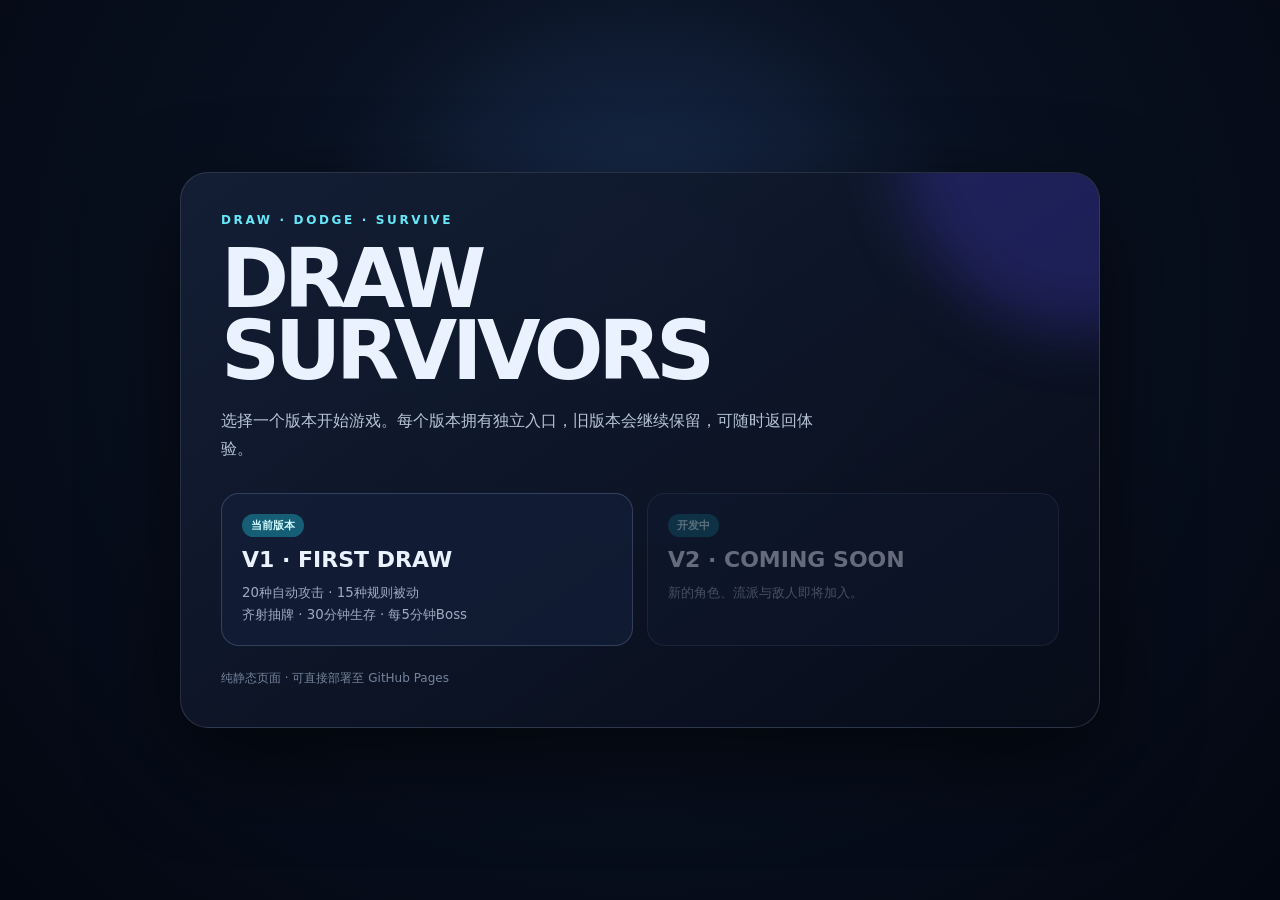
<file: index.html>
<!doctype html>
<html lang="zh-CN">
<head>
  <meta charset="utf-8" />
  <meta name="viewport" content="width=device-width, initial-scale=1" />
  <title>Draw Survivors</title>
  <style>
    *{box-sizing:border-box}html,body{margin:0;min-height:100%;background:#050914;color:#eaf2ff;font-family:Inter,"PingFang SC","Microsoft YaHei",system-ui,sans-serif}body{min-height:100vh;display:grid;place-items:center;background:radial-gradient(circle at 50% 32%,#1d3157 0,#091222 38%,#030711 100%)}
    main{width:min(920px,92vw);padding:40px;border:1px solid #94a3b838;border-radius:28px;background:linear-gradient(145deg,rgba(20,31,54,.96),rgba(7,12,24,.96));box-shadow:0 32px 90px #0009;position:relative;overflow:hidden}main:before{content:"";position:absolute;width:380px;height:380px;border-radius:50%;right:-180px;top:-220px;background:#4f46e544;filter:blur(30px)}
    .eyebrow{font-size:12px;letter-spacing:.22em;color:#67e8f9;font-weight:800}h1{font-size:clamp(48px,8vw,82px);line-height:.88;margin:16px 0 20px;letter-spacing:-.065em}p{max-width:620px;color:#b6c3d7;line-height:1.75}.versions{display:grid;grid-template-columns:1fr 1fr;gap:14px;margin-top:30px}.version{display:block;text-decoration:none;color:inherit;border:1px solid #65769c66;border-radius:18px;background:#14213d99;padding:20px;transition:.2s;min-height:150px}.version:hover{transform:translateY(-3px);border-color:#67e8f9;background:#193052}.version.disabled{opacity:.4;pointer-events:none}.tag{display:inline-block;font-size:11px;border-radius:99px;padding:4px 9px;background:#155e75;color:#cffafe;font-weight:800}.version b{display:block;font-size:22px;margin:10px 0}.version small{color:#9eabc0;line-height:1.6}.foot{margin-top:24px;color:#75849d;font-size:12px}@media(max-width:650px){main{padding:27px}.versions{grid-template-columns:1fr}}
  </style>
</head>
<body>
  <main>
    <div class="eyebrow">DRAW · DODGE · SURVIVE</div>
    <h1>DRAW<br>SURVIVORS</h1>
    <p>选择一个版本开始游戏。每个版本拥有独立入口，旧版本会继续保留，可随时返回体验。</p>
    <div class="versions">
      <a class="version" href="./versions/v1/index.html"><span class="tag">当前版本</span><b>V1 · FIRST DRAW</b><small>20种自动攻击 · 15种规则被动<br>齐射抽牌 · 30分钟生存 · 每5分钟Boss</small></a>
      <div class="version disabled"><span class="tag">开发中</span><b>V2 · COMING SOON</b><small>新的角色、流派与敌人即将加入。</small></div>
    </div>
    <div class="foot">纯静态页面 · 可直接部署至 GitHub Pages</div>
  </main>
</body>
</html>
</file>
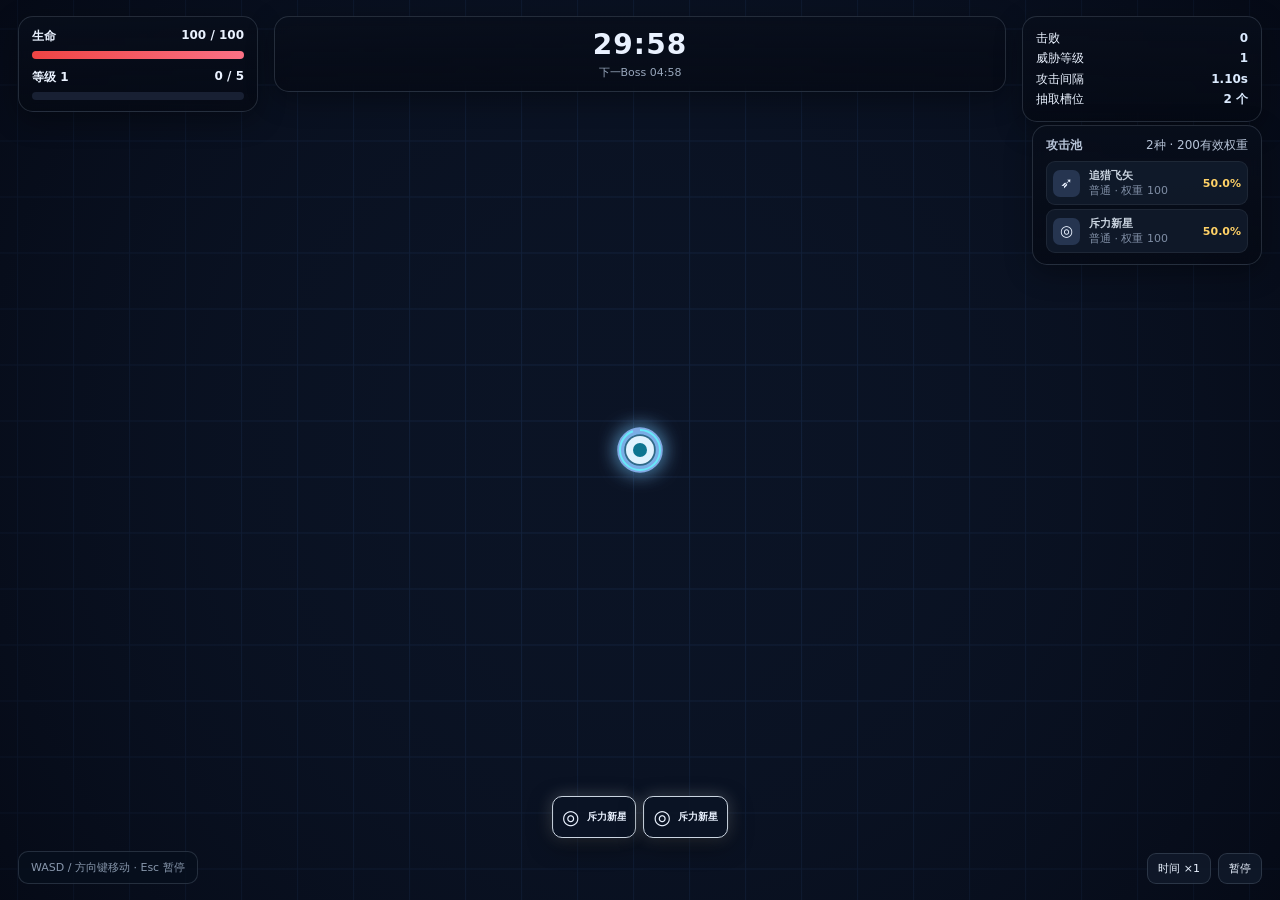
<file: versions/v1/index.html>
<!doctype html>
<html lang="zh-CN">
<head>
  <meta charset="utf-8" />
  <meta name="viewport" content="width=device-width, initial-scale=1" />
  <title>Draw Survivors</title>
  <link rel="stylesheet" href="./styles.css" />
</head>
<body>
  <canvas id="game"></canvas>

  <div id="hud">
    <div class="topbar">
      <div class="hudbox">
        <div class="hp-row"><span>生命</span><span id="hpText">100 / 100</span></div><div class="bar"><div id="hpFill" class="fill"></div></div>
        <div class="xp-row" style="margin-top:10px"><span id="levelText">等级 1</span><span id="xpText">0 / 8</span></div><div class="bar xp"><div id="xpFill" class="fill"></div></div>
      </div>
      <div class="hudbox clock"><strong id="clock">30:00</strong><span id="nextBoss">下一Boss 05:00</span></div>
      <div class="hudbox stats" id="stats"></div>
    </div>
    <div id="deck" class="hudbox"><div class="deck-title"><b>攻击池</b><span id="deckTotal"></span></div><div id="deckList"></div></div>
    <div id="bossWarning" class="boss-warning hidden"></div>
    <div id="drawHand" aria-label="本轮抽牌"></div>
    <div class="bottom"><div class="hint">WASD / 方向键移动 · Esc 暂停</div><div class="floating-controls"><button id="speedBtn">时间 ×1</button><button id="pauseBtn">暂停</button></div></div>
  </div>

  <div id="levelModal" class="modal-wrap hidden"><div class="modal"><div class="modal-head"><h2>升级三选一</h2><p>新攻击按稀有度获得初始权重；重复选择则进一步提高抽取概率。</p></div><div id="choices" class="choices"></div><div id="rerollSlot"></div></div></div>
  <div id="pauseModal" class="modal-wrap hidden"><div class="modal result pause-panel"><div class="eyebrow">牌局暂停</div><h2>PAUSED</h2><div class="pause-overview"><section><div class="pause-slot-head"><span>抽取槽位</span><b id="pauseDrawMeta">2 SLOTS</b></div><div id="pauseSlots"></div><div class="pause-rule">每个槽位都从完整攻击池独立抽取，因此同一轮可以重复。击败Boss或获得相关被动可增加槽位。</div></section><section class="pause-side"><h3>角色属性</h3><div id="pauseStats" class="pause-stats"></div><h3>已选被动</h3><div id="pausePassives" class="pause-passives"></div></section></div><button id="resumeBtn" class="primary">继续战斗 <small>ESC</small></button></div></div>
  <div id="resultModal" class="modal-wrap hidden"><div class="modal result"><div class="eyebrow" id="resultEyebrow">牌局结束</div><h2 id="resultTitle">再接再厉</h2><p id="resultStats"></p><button id="againBtn" class="primary">返回版本选择</button></div></div>

<script src="./game.js"></script>
</body>
</html>
</file>
<file: versions/v1/styles.css>
:root {
  --ink:#eaf2ff; --muted:#94a3b8; --panel:rgba(12,18,34,.92); --line:rgba(148,163,184,.22);
  --gold:#ffd166; --cyan:#67e8f9; --red:#fb7185; --green:#86efac; --violet:#c4b5fd;
}
*{box-sizing:border-box} html,body{margin:0;width:100%;height:100%;overflow:hidden;background:#050914;color:var(--ink);font-family:Inter,"PingFang SC","Microsoft YaHei",system-ui,sans-serif}
button{font:inherit;color:inherit} canvas{display:block;width:100vw;height:100vh}
.screen{position:fixed;inset:0;display:grid;place-items:center;z-index:20;background:radial-gradient(circle at 50% 36%,#1d3157 0,#091222 38%,#030711 100%)}
.hidden{display:none!important}
.menu{width:min(920px,92vw);padding:40px;border:1px solid var(--line);border-radius:28px;background:linear-gradient(145deg,rgba(20,31,54,.95),rgba(7,12,24,.95));box-shadow:0 32px 90px #0009;position:relative;overflow:hidden}
.menu:before{content:"";position:absolute;width:380px;height:380px;border-radius:50%;right:-180px;top:-220px;background:#4f46e544;filter:blur(30px)}
.eyebrow{font-size:12px;letter-spacing:.22em;color:var(--cyan);font-weight:800}.title{font-size:clamp(42px,7vw,76px);line-height:.95;margin:14px 0 16px;letter-spacing:-.06em}.subtitle{max-width:610px;color:#b6c3d7;line-height:1.75;margin:0 0 30px}
.versions{display:grid;grid-template-columns:1fr 1fr;gap:14px}.version{border:1px solid #65769c66;border-radius:18px;background:#14213d99;padding:20px;text-align:left;cursor:pointer;transition:.2s;min-height:148px}.version:hover{transform:translateY(-3px);border-color:var(--cyan);background:#193052}.version.locked{opacity:.4;cursor:not-allowed}.version b{display:block;font-size:22px;margin:9px 0}.version small{color:#9eabc0;line-height:1.6}.tag{display:inline-block;font-size:11px;border-radius:99px;padding:4px 9px;background:#155e75;color:#cffafe;font-weight:800}.menu-foot{margin-top:24px;color:#75849d;font-size:12px}
#hud{position:fixed;inset:0;z-index:5;pointer-events:none}.topbar{position:absolute;left:18px;right:18px;top:16px;display:grid;grid-template-columns:240px 1fr 240px;gap:16px;align-items:start}.hudbox{background:linear-gradient(180deg,rgba(8,14,27,.9),rgba(5,9,19,.72));border:1px solid var(--line);border-radius:15px;backdrop-filter:blur(8px);padding:11px 13px;box-shadow:0 8px 28px #0005}.hp-row,.xp-row{display:flex;justify-content:space-between;font-size:12px;font-weight:800;margin-bottom:6px}.bar{height:8px;border-radius:99px;background:#182033;overflow:hidden}.fill{height:100%;width:100%;background:linear-gradient(90deg,#ef4444,#fb7185);transition:width .2s}.xp .fill{background:linear-gradient(90deg,#0ea5e9,#67e8f9)}.clock{text-align:center}.clock strong{display:block;font-variant-numeric:tabular-nums;font-size:28px;letter-spacing:.04em}.clock span{font-size:11px;color:#98a6bb}.stats{font-size:12px;line-height:1.7}.stats-row{display:flex;justify-content:space-between}.stats-row b{color:#dbeafe}
#deck{position:absolute;top:125px;right:18px;width:230px;max-height:calc(100vh - 220px);overflow:auto;pointer-events:auto}.deck-title{display:flex;justify-content:space-between;align-items:center;margin-bottom:7px;font-size:12px;color:#b7c4d8}.deck-card{display:grid;grid-template-columns:28px 1fr auto;gap:8px;align-items:center;padding:6px;border-radius:9px;margin-top:4px;background:#111b2ce6;border:1px solid #ffffff10;font-size:11px}.deck-icon{width:27px;height:27px;border-radius:7px;display:grid;place-items:center;background:#263550;font-size:15px}.deck-name b{display:block;font-size:11px}.deck-name span{color:#7f8da4}.deck-prob{font-variant-numeric:tabular-nums;color:var(--gold);font-weight:800}
.bottom{position:absolute;left:18px;right:18px;bottom:16px;display:flex;justify-content:space-between;align-items:end}.hint{font-size:11px;color:#8897ac;padding:8px 12px;background:#07101dcc;border:1px solid var(--line);border-radius:10px}.boss-warning{position:absolute;left:50%;top:110px;transform:translateX(-50%);font-size:18px;font-weight:900;color:#fecdd3;text-shadow:0 0 20px #fb7185;animation:pulse .8s infinite alternate}
#drawHand{position:absolute;left:50%;bottom:62px;transform:translateX(-50%);display:flex;gap:7px;align-items:center;justify-content:center;max-width:min(720px,70vw);pointer-events:none}.hand-card{height:42px;min-width:42px;max-width:130px;padding:5px 9px;border-radius:10px;background:#0b1425e8;border:1px solid var(--card-color,#94a3b8);box-shadow:0 7px 22px #0008,0 0 16px color-mix(in srgb,var(--card-color) 30%,transparent);display:flex;align-items:center;gap:7px;opacity:0;transform:translateY(12px) scale(.86);animation:handIn .25s forwards}.hand-card span{font-size:20px}.hand-card b{font-size:10px;white-space:nowrap;overflow:hidden;text-overflow:ellipsis}.hand-card.repeat:after{content:'×2';font-size:9px;font-weight:900;color:#fde047}@keyframes handIn{to{opacity:1;transform:none}}
@keyframes pulse{to{transform:translateX(-50%) scale(1.07)}}
.modal-wrap{position:fixed;inset:0;z-index:30;background:#02050bc9;display:grid;place-items:center;backdrop-filter:blur(6px);padding:20px}.modal{width:min(1000px,96vw);border:1px solid #8091b44d;border-radius:24px;background:linear-gradient(145deg,#111d34,#080d1a);padding:28px;box-shadow:0 30px 100px #000}.modal-head{text-align:center}.modal-head h2{font-size:32px;margin:0 0 7px}.modal-head p{margin:0 0 22px;color:#93a4ba}.choices{display:grid;grid-template-columns:repeat(3,1fr);gap:14px}.choice{position:relative;border:1px solid #63759a66;border-radius:18px;background:linear-gradient(180deg,#182744,#0d1627);padding:18px;text-align:left;cursor:pointer;min-height:230px;transition:.18s}.choice:hover,.choice:focus{transform:translateY(-5px);border-color:var(--cyan);box-shadow:0 12px 35px #0008}.choice .bigicon{font-size:38px}.choice h3{font-size:20px;margin:12px 0 4px}.choice .type{font-size:11px;font-weight:800;letter-spacing:.1em}.choice p{font-size:13px;line-height:1.55;color:#b3bfd1}.choice .effect{position:absolute;left:18px;right:18px;bottom:17px;color:#e5edfa;font-size:12px;font-weight:700}.rarity-common{color:#cbd5e1}.rarity-rare{color:#60a5fa}.rarity-epic{color:#c084fc}.rarity-legend{color:#fbbf24}
.result{text-align:center;width:min(540px,92vw)}.result h2{font-size:48px;margin:8px}.result p{color:#9fb0c6;line-height:1.8}.primary{border:0;border-radius:12px;background:linear-gradient(135deg,#0891b2,#4f46e5);padding:13px 24px;font-weight:900;cursor:pointer;box-shadow:0 9px 28px #2563eb55}.primary:hover{filter:brightness(1.14)}
.pause-panel{width:min(960px,96vw)}.pause-panel h2{font-size:40px}.pause-overview{display:grid;grid-template-columns:minmax(0,1.25fr) minmax(280px,.75fr);gap:20px;text-align:left}.pause-slot-head{display:flex;justify-content:space-between;align-items:center;margin:12px 0 9px;font-size:12px;color:#94a3b8}.pause-slot-head b{color:#67e8f9;letter-spacing:.12em}#pauseSlots{display:grid;grid-template-columns:repeat(auto-fit,minmax(86px,1fr));gap:9px}.pause-slot{min-height:86px;border-radius:13px;border:1px solid var(--slot-color,#334155);background:linear-gradient(145deg,#17233a,#0b1220);display:grid;place-items:center;padding:9px;box-shadow:inset 0 0 22px #0004}.pause-slot .slot-number{font-size:9px;letter-spacing:.15em;color:#64748b}.pause-slot .slot-icon{font-size:25px;line-height:1.1}.pause-slot b{font-size:10px;white-space:nowrap;overflow:hidden;text-overflow:ellipsis;max-width:100%}.pause-rule{margin:13px 0 0;padding:11px 14px;border-radius:10px;background:#07101d;color:#8392a8;font-size:11px;line-height:1.6}.pause-side{border-left:1px solid var(--line);padding-left:20px}.pause-side h3{font-size:12px;color:#94a3b8;margin:12px 0 8px}.pause-stats{display:grid;grid-template-columns:1fr 1fr;gap:6px}.pause-stat{display:flex;justify-content:space-between;gap:8px;padding:7px 9px;border-radius:8px;background:#0a1323;font-size:10px;color:#8493aa}.pause-stat b{color:#e2e8f0}.pause-passives{display:flex;flex-direction:column;gap:5px;max-height:154px;overflow:auto}.passive-chip{display:grid;grid-template-columns:24px 1fr auto;align-items:center;gap:7px;padding:7px 9px;border:1px solid #ffffff12;border-radius:8px;background:#101b2f}.passive-chip span{font-size:16px}.passive-chip b{font-size:10px}.passive-chip em{font-style:normal;font-size:9px;color:#67e8f9}.passive-empty{padding:18px;border:1px dashed #334155;border-radius:9px;text-align:center;color:#64748b;font-size:10px}.pause-panel>.primary{margin-top:20px}.primary small{font-size:9px;opacity:.7;margin-left:7px}
#pauseBtn,#speedBtn{pointer-events:auto;border:1px solid var(--line);background:#111a2bd9;border-radius:9px;padding:7px 10px;cursor:pointer;font-size:11px}.floating-controls{display:flex;gap:7px}
@media(max-width:760px){.topbar{grid-template-columns:1fr 1fr}.clock{grid-row:1;grid-column:1/3;width:180px;justify-self:center}.topbar>.hudbox:first-child{margin-top:70px}.topbar>.stats{margin-top:70px}.versions,.choices{grid-template-columns:1fr}.choice{min-height:160px}.choice .effect{position:static;margin-top:15px}#deck{display:none}.title{font-size:48px}.menu{padding:28px}#drawHand{max-width:90vw}.hand-card b{display:none}.pause-overview{grid-template-columns:1fr;max-height:65vh;overflow:auto}.pause-side{border-left:0;border-top:1px solid var(--line);padding:8px 0 0}.pause-panel h2{font-size:30px}}
</file>
